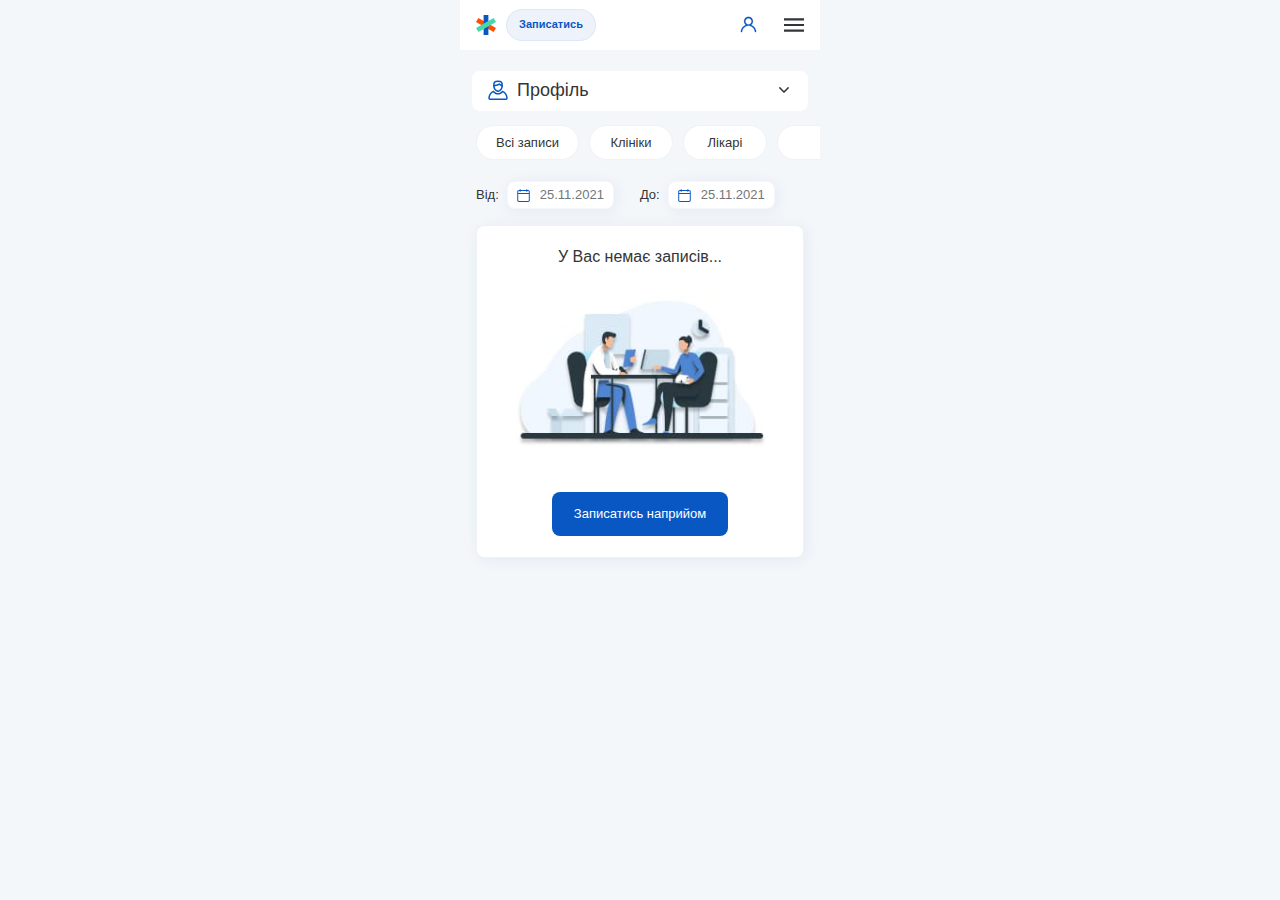
<file: index.html>
<!DOCTYPE html>
<html lang="ua">
<head>
  <meta charset="UTF-8">
  <meta http-equiv="X-UA-Compatible" content="IE=edge">
  <meta name="viewport" content="width=device-width, initial-scale=1.0">
  <link rel="stylesheet" href="./css/styles.css">
  <link href="//db.onlinewebfonts.com/c/501e03d4c0303f394033bcaf435f4b3e?family=Suisse+Int'l" rel="stylesheet" type="text/css" />
  <title>DOC.UA</title>
</head>
<body>
  <header class="mobile-head">
    <div class="header-group">
      <a href="./index.html" class="logo">
        <img src="./icons/logo_mini.svg" alt="логотип сайту">
      </a>
      <a href="./doccards.html">
        <button type="button" class="header-btn">Записатись</button>
      </a>
      <img src="./icons/user.svg" alt="фото користувача" class="user">
      <button type="button" class="more-btn"></button>
    </div>
  </header>
  <section  class="menu-container">
    <div class="menu-dropdown">
      <h1 class="menu-title">Профіль</h1>
      <button type="button" class="menu-btn"></button>
    </div>
    <ul class="menu-list">
      <li class="menu-item"><span class="menu-text">Записи</span></li>
      <li class="menu-item"><span class="menu-text">Аналізи</span></li>
      <li class="menu-item"><span class="menu-text">Аптека</span></li>
      <li class="menu-item"><span class="menu-text">Сім’я</span></li>
      <li class="menu-item"><span class="menu-text">Мед. карта</span></li>
      <li class="menu-item"><span class="menu-text">Назначення</span></li>
      <li class="menu-item"><span class="menu-text">Premium підписка</span></li>
    </ul>
  </section>
  <section class="tabs-container">
    <ul class="tabs">
      <li class="tabs-item"><button type="button" class="tabs-btn">Всі записи</button></li>
      <li class="tabs-item"><button type="button" class="tabs-btn">Клініки</button></li>
      <li class="tabs-item"><button type="button" class="tabs-btn">Лікарі</button></li>
      <li class="tabs-item"><button type="button" class="tabs-btn"></button></li>
    </ul>
  </section>
  <section class="content-container">
    <ul class="date">
      <li class="date-item">
        <span class="date-text">Від:</span>
        <span class="date-day">25.11.2021</span>
      </li>
      <li class="date-item">
        <span class="date-text">До:</span>
        <span class="date-day">25.11.2021</span>
      </li>
    </ul>
  </section>
  <section  class="content-container">
    <div class="appointment-container">
      <h2 class="appointment-title">У Вас немає записів...</h2>
      <img src="./icons/Frame 36.jpg" alt="лікар із пацієнтом"class="appointment-pic" width="249" height="145">
      <a href="./doccards.html" class="appointment-link">
        <button type="button" class="appointment-btn">Записатись наприйом</button>
      </a>
    </div>
  </section>
  <script src="./js/dropdown.js"></script>
</body>
</html>
</file>
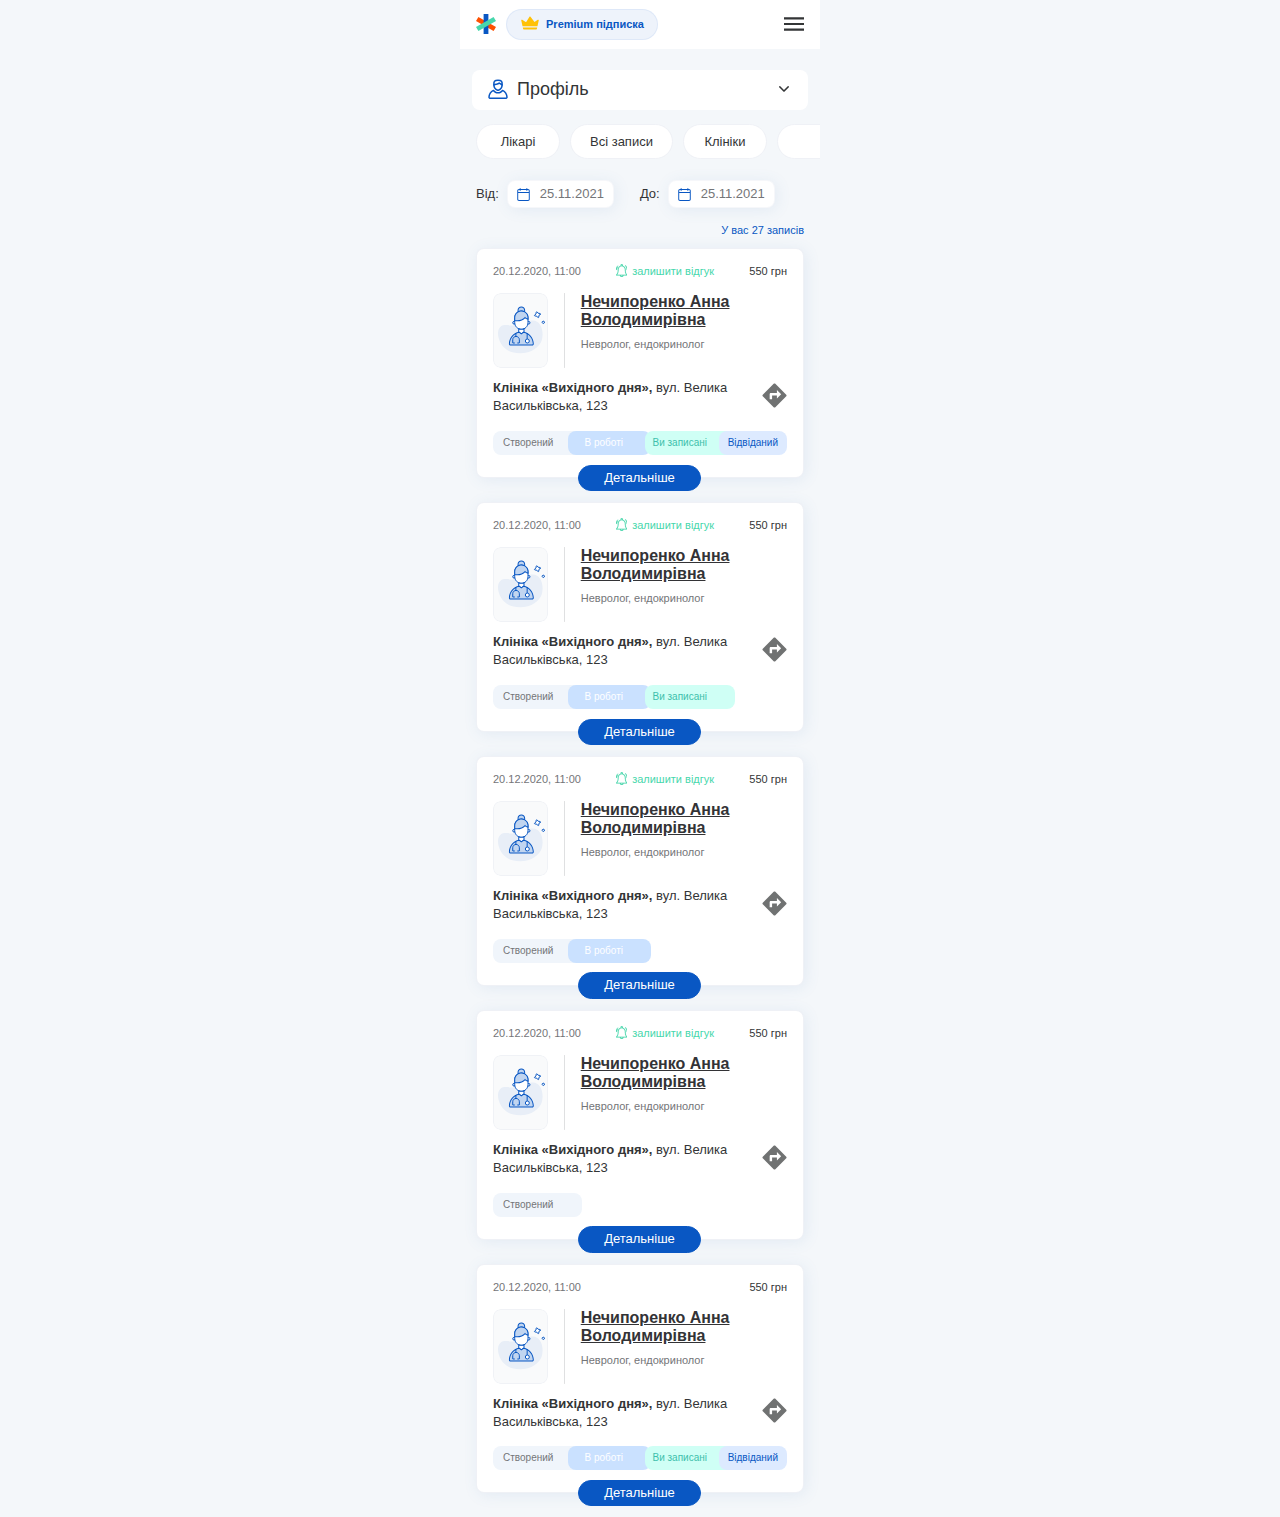
<file: doccards.html>
<!DOCTYPE html>
<html lang="ua">
<head>
  <meta charset="UTF-8">
  <meta http-equiv="X-UA-Compatible" content="IE=edge">
  <meta name="viewport" content="width=device-width, initial-scale=1.0">
  <link rel="stylesheet" href="./css/styles.css">
  <link href="//db.onlinewebfonts.com/c/501e03d4c0303f394033bcaf435f4b3e?family=Suisse+Int'l" rel="stylesheet" type="text/css" />
  <title>DOC.UA</title>
</head>
<body>
  <header class="mobile-head">
    <div class="header-group">
      <a href="./index.html" class="logo">
        <img src="./icons/logo_mini.svg" alt="логотип сайту">
      </a>
      <button type="button" class="premium-btn">Premium підписка</button>
      <button type="button" class="more-btn"></button>
    </div>
  </header>
  <section  class="menu-container">
    <div class="menu-dropdown">
      <h1 class="menu-title">Профіль</h1>
      <button type="button" class="menu-btn"></button>
    </div>
    <ul class="menu-list">
      <li class="menu-item"><span class="menu-text">Записи</span></li>
      <li class="menu-item"><span class="menu-text">Аналізи</span></li>
      <li class="menu-item"><span class="menu-text">Аптека</span></li>
      <li class="menu-item"><span class="menu-text">Сім’я</span></li>
      <li class="menu-item"><span class="menu-text">Мед. карта</span></li>
      <li class="menu-item"><span class="menu-text">Назначення</span></li>
      <li class="menu-item"><span class="menu-text">Premium підписка</span></li>
    </ul>
  </section>
  <section  class="tabs-container">
    <ul class="tabs">
      <li class="tabs-item"><button type="button" class="tabs-btn">Лікарі</button></li>
      <li class="tabs-item"><button type="button" class="tabs-btn">Всі записи</button></li>
      <li class="tabs-item"><button type="button" class="tabs-btn">Клініки</button></li>
      <li class="tabs-item"><button type="button" class="tabs-btn"></button></li>
    </ul>
  </section>
  <section class="content-container">
    <ul class="date">
      <li class="date-item">
        <span class="date-text">Від:</span>
        <span class="date-day">25.11.2021</span>
      </li>
      <li class="date-item">
        <span class="date-text">До:</span>
        <span class="date-day">25.11.2021</span>
      </li>
    </ul>
  </section>
  <div class="content-container">
    <p class="record-text">У вас 27 записів</p>
  </div>
  <section class="content-container">
    <ul class="card-list">
      <li class="card">
        <div class="card-top">
          <div class="record">
            <span class="record-date">20.12.2020, 11:00</span>
            <span class="response">залишити відгук</span>
            <span class="record-price">550 грн</span>
          </div>
          <div class="doctor-info">
            <img src="./icons/ico_doctor.svg" alt="іконка доктора" class="doctor-picture">
            <div class="doctor-group">
              <div class="doctor-personal">
                <h2 class="doctor-name">Нечипоренко Анна Володимирівна</h2>
                <p class="doctor-position">Невролог, ендокринолог</p>
              </div>
            </div>
          </div>
          <p class="doctor-location">
            <span class="location-title">Клініка «Вихідного дня»,</span>
            вул. Велика Васильківська, 123
          </p>
          <svg class="route">
            <use href="../icons/sprite.svg#route"></use>
          </svg>
          <ul class="status">
            <li class="status-item">Створений</li>
            <li class="status-item">В роботі</li>
            <li class="status-item">Ви записані</li>
            <li class="status-item">Відвіданий</li>
          </ul>
        </div>
        <div class="card-bottom">
          <div class="card-bottom-wraper">
            <h2 class="card-bottom-title">Послуги</h2>
            <div class="initial-reception">
              <span>Первинний прийом</span>
              <span>870 грн</span>
            </div>
            <div class="treatment-control">
              <span>Контроль ефективності <br>
                лікування</span>
              <span>265 грн</span>
            </div>
            <div class="card-bottom-doctor">
              <span>Рудиніченко О. М.</span>
            </div>
            <div class="card-bottom-price">
              <span class="">Ціна послуги</span>
              <span class="">870 грн</span>
            </div>
            <div class="line"></div>
            <div class="rank">
              <ul class="star-list">
                <li class="star-item"><img src="./icons/star.svg" alt="зірка"></li>
                <li class="star-item"><img src="./icons/star.svg" alt="зірка"></li>
                <li class="star-item"><img src="./icons/star.svg" alt="зірка"></li>
                <li class="star-item"><img src="./icons/star.svg" alt="зірка"></li>
                <li class="star-item"><img src="./icons/star.svg" alt="зірка"></li>
              </ul>
              <span class="rank-date">25.11.2021</span>
            </div>
            <div class="suggestion">
              <span class="suggestion-text">Рекомендую</span>
            </div>
            <div class="feedback">
              <span>Анна Володимирівна, дякую за кваліфіковану допомогу. Почуваю себе чудесно!</span>
            </div>
            <div class="line"></div>
            <div class="repeat">
              <span class="repeat-number">ID 34568</span>
              <button type="button" class="repeat-btn">Повторити прийом</button>
            </div>
          </div>
        </div>
        <button type="button" class="details-btn">Детальніше</button>
      </li>
      <li class="card">
        <div class="card-top">
          <div class="record">
            <span class="record-date">20.12.2020, 11:00</span>
            <span class="response">залишити відгук</span>
            <span class="record-price">550 грн</span>
          </div>
          <div class="doctor-info">
            <img src="./icons/ico_doctor.svg" alt="іконка доктора" class="doctor-picture">
            <div class="doctor-group">
              <div class="doctor-personal">
                <h2 class="doctor-name">Нечипоренко Анна Володимирівна</h2>
                <p class="doctor-position">Невролог, ендокринолог</p>
              </div>
            </div>
          </div>
          <p class="doctor-location">
            <span class="location-title">Клініка «Вихідного дня»,</span>
            вул. Велика Васильківська, 123
          </p>
          <svg class="route">
            <use href="../icons/sprite.svg#route"></use>
          </svg>
          <ul class="status">
            <li class="status-item">Створений</li>
            <li class="status-item">В роботі</li>
            <li class="status-item">Ви записані</li>
          </ul>
        </div>
        <div class="card-bottom">
          <div class="card-bottom-wraper">
            <h2 class="card-bottom-title">Послуги</h2>
            <div class="initial-reception">
              <span>Первинний прийом</span>
              <span>870 грн</span>
            </div>
            <div class="treatment-control">
              <span>Контроль ефективності <br>
                лікування</span>
              <span>265 грн</span>
            </div>
            <div class="card-bottom-doctor">
              <span>Рудиніченко О. М.</span>
            </div>
            <div class="card-bottom-price">
              <span class="">Ціна послуги</span>
              <span class="">870 грн</span>
            </div>
            <div class="line"></div>
            <div class="rank">
              <ul class="star-list">
                <li class="star-item"><img src="./icons/star.svg" alt="зірка"></li>
                <li class="star-item"><img src="./icons/star.svg" alt="зірка"></li>
                <li class="star-item"><img src="./icons/star.svg" alt="зірка"></li>
                <li class="star-item"><img src="./icons/star.svg" alt="зірка"></li>
                <li class="star-item"><img src="./icons/star.svg" alt="зірка"></li>
              </ul>
              <span class="rank-date">25.11.2021</span>
            </div>
            <div class="suggestion">
              <span class="suggestion-text">Рекомендую</span>
            </div>
            <div class="feedback">
              <span class="">Анна Володимирівна, дякую за кваліфіковану допомогу. Почуваю себе чудесно!</span>
            </div>
            <div class="line"></div>
            <div class="repeat">
              <span class="repeat-number">ID 34568</span>
              <button type="button" class="repeat-btn">Повторити прийом</button>
            </div>
          </div>
        </div>
        <button type="button" class="details-btn">Детальніше</button>
      </li>
      <li class="card">
        <div class="card-top">
          <div class="record">
            <span class="record-date">20.12.2020, 11:00</span>
            <span class="response">залишити відгук</span>
            <span class="record-price">550 грн</span>
          </div>
          <div class="doctor-info">
            <img src="./icons/ico_doctor.svg" alt="іконка доктора" class="doctor-picture">
            <div class="doctor-group">
              <div class="doctor-personal">
                <h2 class="doctor-name">Нечипоренко Анна Володимирівна</h2>
                <p class="doctor-position">Невролог, ендокринолог</p>
              </div>
            </div>
          </div>
          <p class="doctor-location">
            <span class="location-title">Клініка «Вихідного дня»,</span>
            вул. Велика Васильківська, 123
          </p>
          <svg class="route">
            <use href="../icons/sprite.svg#route"></use>
          </svg>
          <ul class="status">
            <li class="status-item">Створений</li>
            <li class="status-item">В роботі</li>
          </ul>
        </div>
        <div class="card-bottom">
          <div class="card-bottom-wraper">
            <h2 class="card-bottom-title">Послуги</h2>
            <div class="initial-reception">
              <span>Первинний прийом</span>
              <span>870 грн</span>
            </div>
            <div class="treatment-control">
              <span>Контроль ефективності <br>
                лікування</span>
              <span>265 грн</span>
            </div>
            <div class="card-bottom-doctor">
              <span>Рудиніченко О. М.</span>
            </div>
            <div class="card-bottom-price">
              <span class="">Ціна послуги</span>
              <span class="">870 грн</span>
            </div>
            <div class="line"></div>
            <div class="rank">
              <ul class="star-list">
                <li class="star-item"><img src="./icons/star.svg" alt="зірка"></li>
                <li class="star-item"><img src="./icons/star.svg" alt="зірка"></li>
                <li class="star-item"><img src="./icons/star.svg" alt="зірка"></li>
                <li class="star-item"><img src="./icons/star.svg" alt="зірка"></li>
                <li class="star-item"><img src="./icons/star.svg" alt="зірка"></li>
              </ul>
              <span class="rank-date">25.11.2021</span>
            </div>
            <div class="suggestion">
              <span class="suggestion-text">Рекомендую</span>
            </div>
            <div class="feedback">
              <span class="">Анна Володимирівна, дякую за кваліфіковану допомогу. Почуваю себе чудесно!</span>
            </div>
            <div class="line"></div>
            <div class="repeat">
              <span class="repeat-number">ID 34568</span>
              <button type="button" class="repeat-btn">Повторити прийом</button>
            </div>
          </div>
        </div>
        <button type="button" class="details-btn">Детальніше</button>
      </li>
      <li class="card">
        <div class="card-top">
          <div class="record">
            <span class="record-date">20.12.2020, 11:00</span>
            <span class="response">залишити відгук</span>
            <span class="record-price">550 грн</span>
          </div>
          <div class="doctor-info">
            <img src="./icons/ico_doctor.svg" alt="іконка доктора" class="doctor-picture">
            <div class="doctor-group">
              <div class="doctor-personal">
                <h2 class="doctor-name">Нечипоренко Анна Володимирівна</h2>
                <p class="doctor-position">Невролог, ендокринолог</p>
              </div>
            </div>
          </div>
          <p class="doctor-location">
            <span class="location-title">Клініка «Вихідного дня»,</span>
            вул. Велика Васильківська, 123
          </p>
          <svg class="route">
            <use href="../icons/sprite.svg#route"></use>
          </svg>
          <ul class="status">
            <li class="status-item">Створений</li>
          </ul>
        </div>
        <div class="card-bottom">
          <div class="card-bottom-wraper">
            <h2 class="card-bottom-title">Послуги</h2>
            <div class="initial-reception">
              <span>Первинний прийом</span>
              <span>870 грн</span>
            </div>
            <div class="treatment-control">
              <span>Контроль ефективності <br>
                лікування</span>
              <span>265 грн</span>
            </div>
            <div class="card-bottom-doctor">
              <span>Рудиніченко О. М.</span>
            </div>
            <div class="card-bottom-price">
              <span class="">Ціна послуги</span>
              <span class="">870 грн</span>
            </div>
            <div class="line"></div>
            <div class="rank">
              <ul class="star-list">
                <li class="star-item"><img src="./icons/star.svg" alt="зірка"></li>
                <li class="star-item"><img src="./icons/star.svg" alt="зірка"></li>
                <li class="star-item"><img src="./icons/star.svg" alt="зірка"></li>
                <li class="star-item"><img src="./icons/star.svg" alt="зірка"></li>
                <li class="star-item"><img src="./icons/star.svg" alt="зірка"></li>
              </ul>
              <span class="rank-date">25.11.2021</span>
            </div>
            <div class="suggestion">
              <span class="suggestion-text">Рекомендую</span>
            </div>
            <div class="feedback">
              <span class="">Анна Володимирівна, дякую за кваліфіковану допомогу. Почуваю себе чудесно!</span>
            </div>
            <div class="line"></div>
            <div class="repeat">
              <span class="repeat-number">ID 34568</span>
              <button type="button" class="repeat-btn">Повторити прийом</button>
            </div>
          </div>
        </div>
        <button type="button" class="details-btn">Детальніше</button>
      </li>
      <li class="card">
        <div class="card-top">
          <div class="record">
            <span class="record-date">20.12.2020, 11:00</span>
            <span class="record-price">550 грн</span>
          </div>
          <div class="doctor-info">
            <img src="./icons/ico_doctor.svg" alt="іконка доктора" class="doctor-picture">
            <div class="doctor-group">
              <div class="doctor-personal">
                <h2 class="doctor-name">Нечипоренко Анна Володимирівна</h2>
                <p class="doctor-position">Невролог, ендокринолог</p>
              </div>
            </div>
          </div>
          <p class="doctor-location">
            <span class="location-title">Клініка «Вихідного дня»,</span>
            вул. Велика Васильківська, 123
          </p>
          <svg class="route">
            <use href="../icons/sprite.svg#route"></use>
          </svg>
          <ul class="status">
            <li class="status-item">Створений</li>
            <li class="status-item">В роботі</li>
            <li class="status-item">Ви записані</li>
            <li class="status-item">Відвіданий</li>
          </ul>
        </div>
        <div class="card-bottom">
          <div class="card-bottom-wraper">
            <h2 class="card-bottom-title">Послуги</h2>
            <div class="initial-reception">
              <span>Первинний прийом</span>
              <span>870 грн</span>
            </div>
            <div class="treatment-control">
              <span>Контроль ефективності <br>
                лікування</span>
              <span>265 грн</span>
            </div>
            <div class="card-bottom-doctor">
              <span>Рудиніченко О. М.</span>
            </div>
            <div class="card-bottom-price">
              <span class="">Ціна послуги</span>
              <span class="">870 грн</span>
            </div>
            <div class="line"></div>
            <div class="rank">
              <ul class="star-list">
                <li class="star-item"><img src="./icons/star.svg" alt="зірка"></li>
                <li class="star-item"><img src="./icons/star.svg" alt="зірка"></li>
                <li class="star-item"><img src="./icons/star.svg" alt="зірка"></li>
                <li class="star-item"><img src="./icons/star.svg" alt="зірка"></li>
                <li class="star-item"><img src="./icons/star.svg" alt="зірка"></li>
              </ul>
              <span class="rank-date">25.11.2021</span>
            </div>
            <div class="suggestion">
              <span class="suggestion-text">Рекомендую</span>
            </div>
            <div class="feedback">
              <span class="">Анна Володимирівна, дякую за кваліфіковану допомогу. Почуваю себе чудесно!</span>
            </div>
            <div class="line"></div>
            <div class="repeat">
              <span class="repeat-number">ID 34568</span>
              <button type="button" class="repeat-btn">Повторити прийом</button>
            </div>
          </div>
        </div>
        <button type="button" class="details-btn">Детальніше</button>
      </li>
    </ul>
  </section>
  <div class="backdrop">
    <div class="modal">
      <div class="modal-head">
        <img src="./icons/logo_mini.svg" alt="логотип сайту">
        <span class="modal-title">Запис</span>
        <button class="close-btn"></button>
      </div>
      <div class="modal-content">
        <img src="./icons/smile.svg" alt="посмішка в хмарах" class="modal-picture">
        <div class="modal-text">
          <span>Вітаємо! Ви повторно записались
        на прийом</span>
        </div>
        <div class="modal-time">
          <span>7 сек</span>
        </div>
      </div>
    </div>
  </div>
  <script src="./js/dropdown.js" type="module"></script>
  <script src="./js/bottomCard.js" type="module"></script>
  <script src="./js/modal.js" type="module"></script>
</body>
</html>
</file>
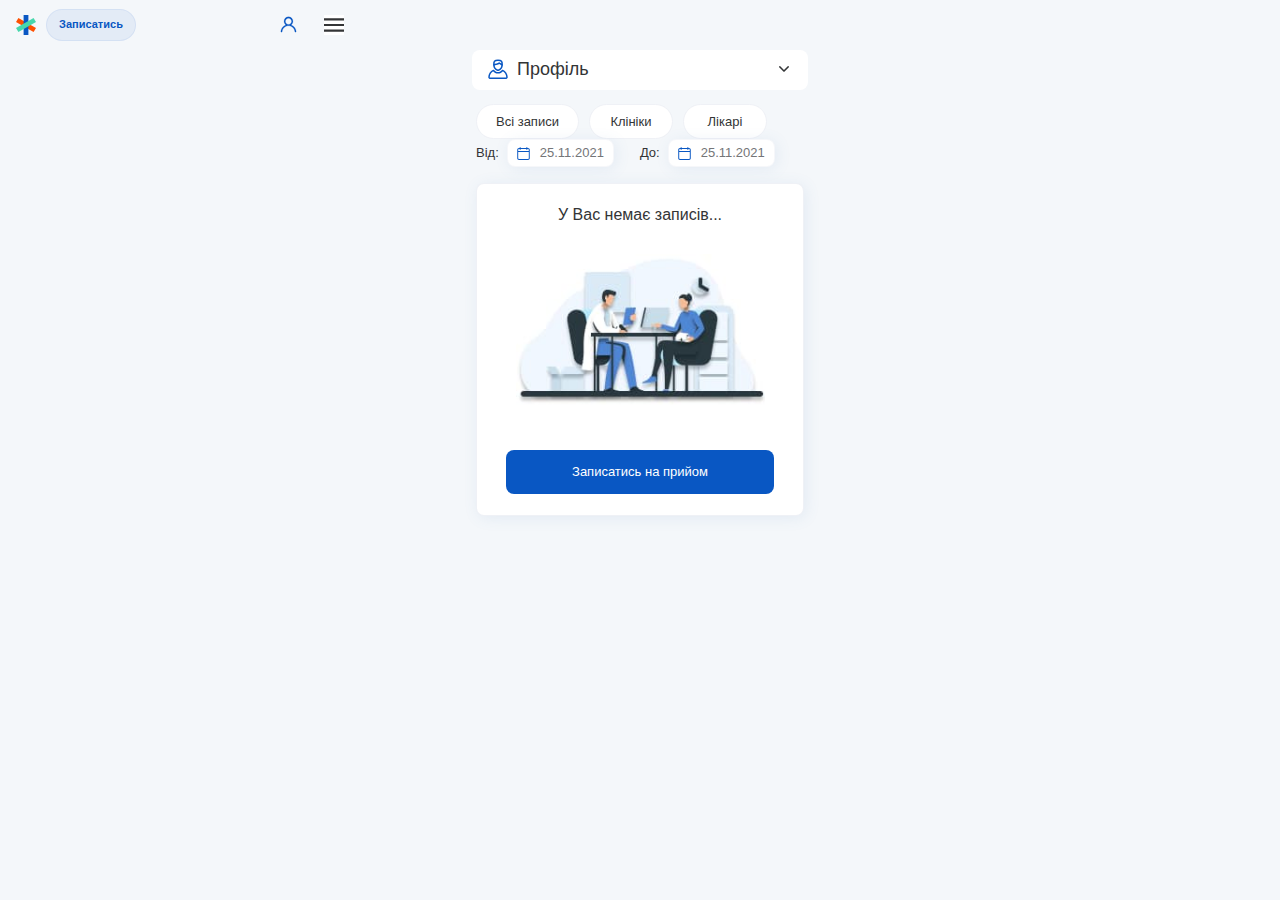
<file: records.html>
<!DOCTYPE html>
<html lang="ua">
<head>
  <meta charset="UTF-8">
  <meta http-equiv="X-UA-Compatible" content="IE=edge">
  <meta name="viewport" content="width=device-width, initial-scale=1.0">
  <link rel="stylesheet" href="./css/styles.css">
  <title>Records</title>
</head>
<body>
  <header>
    <div class="header-group">
      <a href="/" class="logo">
        <img src="./icons/logo_mini.svg" alt="логотип сайту">
      </a>
      <button type="button" class="header-btn">Записатись</button>
      <img src="./icons/user.svg" alt="фото користувача" class="user">
      <button type="button" class="more-btn"></button>
    </div>
  </header>
  <section>
    <div class="menu-container">
      <div class="menu-dropdown">
        <h1 class="menu-title">Профіль</h1>
        <button type="button" class="menu-btn"></button>
      </div>
      <ul class="menu-list">
        <li class="menu-item"><span class="menu-text">Записи</span></li>
        <li class="menu-item"><span class="menu-text">Аналізи</span></li>
        <li class="menu-item"><span class="menu-text">Аптека</span></li>
        <li class="menu-item"><span class="menu-text">Сім’я</span></li>
        <li class="menu-item"><span class="menu-text">Мед. карта</span></li>
        <li class="menu-item"><span class="menu-text">Назначення</span></li>
        <li class="menu-item"><span class="menu-text">Premium підписка</span></li>
      </ul>
    </div>
  </section>
  <section>
    <div class="content-container">
      <ul class="tabs">
        <li class="tabs-item"><button type="button" class="tabs-btn">Всі записи</button></li>
        <li class="tabs-item"><button type="button" class="tabs-btn">Клініки</button></li>
        <li class="tabs-item"><button type="button" class="tabs-btn">Лікарі</button></li>
        <!-- <li class="tabs-item"><button type="button" class="tabs-btn"></button></li> -->
      </ul>
    </div>
  </section>
  <section>
    <div class="content-container">
      <ul class="date">
        <li class="date-item">
          <span class="date-text">Від:</span>
          <span class="date-day">25.11.2021</span>
        </li>
        <li class="date-item">
          <span class="date-text">До:</span>
          <span class="date-day">25.11.2021</span>
        </li>
      </ul>
    </div>
  </section>
  <section>
    <div class="content-container">
      <div class="appointment-container">
        <h2 class="appointment-title">У Вас немає записів...</h2>
        <img src="./Frame 36.jpg" alt="лікар із пацієнтом" class="appointment-pic" width="249" height="145">
        <button type="button" class="appointment-btn">Записатись на прийом</button>
      </div>
    </div>
  </section>
  <script src="./dropdown.js"></script>
</body>
</html>
</file>
<file: css/styles.css>
html {
  box-sizing: border-box;
}

body {
  max-width: 360;
  margin: 0;
  padding: 0;
  font-family: "Suisse Int'l", sans-serif;
  background: #f4f7fa;
}

ul,
li,
h1,
h2,
h3,
button {
  padding: 0;
  margin: 0;
  font-family: inherit;
}

ul {
  list-style: none;
}

img {
  display: block;
  max-width: 100%;
  height: auto;
}

a {
  text-decoration: none;
}

p {
  margin: 0;
}

.content-container {
  max-width: 360px;
  margin: 0 auto;
}

.mobile-head {
  max-width: 360px;
  margin: 0 auto 21px;

  background: #ffffff;
}

.logo {
  margin-right: 10px;
  width: 20px;
  height: 20px;
}

.header-group {
  display: flex;
  align-items: center;
  padding: 9px 16px;
}

.header-btn {
  min-width: 90px;
  margin-right: 144px;
  padding: 8px 12px;

  font-style: normal;
  font-weight: 600;
  font-size: 11px;
  line-height: 1.27;

  color: #0957c3;

  background: rgba(9, 87, 195, 0.07);
  border: 1px solid rgba(9, 87, 195, 0.07);
  border-radius: 20px;
  cursor: pointer;

  transition: border 250ms cubic-bezier(0.4, 0, 0.2, 1);
}

.header-btn:hover,
.header-btn:focus {
  background: #ffffff;
  border: 1px solid #0957c3;
}

.user {
  width: 17px;
  height: 17px;

  margin-right: 27px;
}

.more-btn {
  content: "";
  width: 20px;
  height: 20px;

  background-repeat: no-repeat;
  background-position: center;
  background-image: url("../icons/more.svg");
  background-color: #ffffff;
  border: none;
  cursor: pointer;
}

.menu-container {
  max-width: 336px;
  margin: 0 auto 14px;
  position: relative;

  background: #ffffff;
  border-radius: 8px;
}

.menu-dropdown {
  display: flex;
  align-items: center;
  padding: 8px 16px 9px;
}

.menu-dropdown::before {
  margin-right: 9px;
  content: "";
  width: 20px;
  height: 20px;

  background-repeat: no-repeat;
  background-position: center;
  background-image: url("../icons/ico.svg");
}

.menu-title {
  font-weight: 400;
  font-size: 18px;
  line-height: 1.28;

  color: #333536;
}

.menu-btn {
  margin-left: 190px;
  content: "";
  width: 10px;
  height: 6px;

  background-repeat: no-repeat;
  background-position: center;
  background-image: url("../icons/mark.svg");
  background-color: #ffffff;
  border: none;
  cursor: pointer;
}

.menu-list {
  min-width: 336px;
  min-height: 304px;
  position: absolute;
  z-index: 10;
  display: none;

  top: 25px;
  left: 0;
  margin: 21px auto 14px;
  padding-top: 18px;
  padding-bottom: 29px;

  background: #ffffff;
  border: 1px solid #e7e8e8;
  box-shadow: 2px 2px 15px rgba(82, 128, 190, 0.1);
  border-radius: 8px;

  transition: opacity, transform 250ms cubic-bezier(0.4, 0, 0.2, 1);
}

.menu-item {
  display: flex;
  position: relative;
  padding: 3px 0;
  font-weight: 400;
  font-size: 18px;
  line-height: 1.28;

  color: #333536;

  transition: background-color 250ms cubic-bezier(0.4, 0, 0.2, 1);
}

.menu-item:not(:last-child) {
  margin-bottom: 16px;
}

.menu-item::before {
  display: block;
  position: absolute;

  content: "";

  background-repeat: no-repeat;
  background-position: center;
}

.menu-item:nth-child(1)::before {
  width: 16px;
  height: 19px;
  left: 25px;
  margin-right: 17px;
  background-image: url("../icons/records.svg");
}

.menu-item:nth-child(2)::before {
  width: 20px;
  height: 20px;
  left: 23px;
  margin-right: 15px;
  background-image: url("../icons/tubes.svg");
}

.menu-item:nth-child(3)::before {
  width: 20px;
  height: 20px;
  left: 23px;
  margin-right: 15px;
  background-image: url("../icons/medicines.svg");
}

.menu-item:nth-child(4)::before {
  width: 24px;
  height: 21px;
  left: 23px;
  margin-right: 11px;
  background-image: url("../icons/family.svg");
}

.menu-item:nth-child(5)::before {
  width: 24px;
  height: 24px;
  left: 23px;
  margin-right: 11px;
  background-image: url("../icons/patient.svg");
}

.menu-item:nth-child(6)::before {
  width: 18px;
  height: 20px;
  left: 26px;
  margin-right: 14px;
  background-image: url("../icons/bullet_list.svg");
}

.menu-item:nth-child(7)::before {
  width: 21px;
  height: 16px;
  left: 26px;
  margin-right: 12px;
  background-image: url("../icons/crown_blue.svg");
}

.menu-item:hover {
  margin-left: 0;
  background: #eef3fb;
  cursor: pointer;
}

.menu-text {
  padding-left: 58px;
}

.menu-list.show {
  display: block;
}

.tabs-container {
  max-width: 360px;
  margin: 0 auto 21px;
  overflow: hidden;
}

.tabs {
  display: flex;
  padding-left: 16px;

  background: #f4f7fa;
}

.tabs-btn {
  min-width: 84px;
  height: 35px;
  white-space: nowrap;

  margin-right: 10px;
  padding: 8px 19px;

  font-weight: 400;
  font-size: 13px;
  line-height: 1.31;
  color: #333536;

  background: #ffffff;
  border: 1px solid #eff1f6;
  border-radius: 50px;
  cursor: pointer;

  transition: border 250ms cubic-bezier(0.4, 0, 0.2, 1);
}

.tabs-btn:hover,
.tabs-btn:focus {
  border: 1px solid #0957c3;
}

.date {
  display: flex;
  margin-bottom: 16px;
  padding-left: 16px;
}

.date-item {
  display: flex;
  align-items: center;
}

.date-item:not(:last-child) {
  margin-right: 26px;
}

.date-text {
  margin-right: 8px;

  font-weight: 400;
  font-size: 13px;
  line-height: 1.54;
  text-align: center;

  color: #333336;
}

.date-day::before {
  margin-right: 10px;
  content: "";
  width: 13px;
  height: 13px;

  background-repeat: no-repeat;
  background-position: center;
  background-image: url("../icons/calendar.svg");
}

.date-day {
  display: flex;
  align-items: center;

  padding: 3px 9px;

  font-weight: 400;
  font-size: 13px;
  line-height: 1.54;
  text-align: center;

  color: #747578;

  background: #ffffff;
  border: 1px solid rgba(128, 142, 184, 0.07);
  box-sizing: border-box;
  box-shadow: 2px 2px 15px rgba(82, 128, 190, 0.1);
  border-radius: 8px;
}

.appointment-container {
  display: flex;
  flex-direction: column;
  max-width: 328px;
  margin: 0 auto 63px;

  padding: 21px 29px;

  background: #ffffff;
  border: 1px solid rgba(33, 58, 133, 0.07);
  box-sizing: border-box;
  box-shadow: 2px 2px 15px rgba(82, 128, 190, 0.1);
  border-radius: 8px;
}

.appointment-title {
  text-align: center;
  margin-bottom: 28px;

  font-weight: 500;
  font-size: 16px;
  line-height: 1.31;

  color: #333536;
}

.appointment-pic {
  margin: 0 auto;
  margin-bottom: 45px;
}

.appointment-link {
  margin: 0 auto;
}

.appointment-btn {
  min-width: 176px;
  padding: 12px 14px;

  font-weight: 500;
  font-size: 13px;
  line-height: 1.56;
  text-align: center;

  color: #ffffff;

  background: #0957c3;
  border: none;
  border-radius: 8px;
  cursor: pointer;

  transition: transform 250ms cubic-bezier(0.4, 0, 0.2, 1);
}

.appointment-btn:hover,
.appointment-btn:focus {
  transform: scale(1.03);
}

.premium-btn {
  position: relative;

  min-width: 152px;
  margin-right: 126px;
  padding: 8px 13px 7px 39px;

  font-style: normal;
  font-weight: 600;
  font-size: 11px;
  line-height: 1.27;

  color: #0957c3;

  background: rgba(9, 87, 195, 0.07);
  border: 1px solid rgba(9, 87, 195, 0.07);
  border-radius: 20px;
  cursor: pointer;

  transition: background, border 250ms cubic-bezier(0.4, 0, 0.2, 1);
}

.premium-btn::before {
  position: absolute;
  left: 13px;
  top: 3px;
  display: block;
  content: "";
  width: 20px;
  height: 20px;
  margin-right: 6px;

  background-repeat: no-repeat;
  background-position: center;
  background-image: url("../icons/crown.svg");
}

.premium-btn:hover,
.premium-btn:focus {
  background: #ffffff;
  border: 1px solid #0957c3;
}

.record-text {
  display: flex;
  justify-content: flex-end;
  padding-right: 16px;
  margin-bottom: 10px;

  font-weight: 400;
  font-size: 11px;
  line-height: 1.27;

  color: #0957c3;
}

.card-list {
  padding: 0 16px;
}

.card {
  position: relative;
}

.card-top {
  position: relative;
  z-index: 2;
  margin-bottom: 24px;
  padding: 12px 16px 23px;

  background: #ffffff;
  border: 1px solid rgba(33, 58, 133, 0.07);
  box-shadow: 2px 2px 15px rgba(82, 128, 190, 0.1);
  border-radius: 8px;
}

.record {
  display: flex;
  justify-content: space-between;
  margin-bottom: 12px;
}

.record-date {
  font-weight: 400;
  font-size: 11px;
  line-height: 1.82;

  color: #747578;
}

.response {
  display: flex;
  align-items: center;

  font-weight: 400;
  font-size: 11px;
  line-height: 1.82;

  color: #47d7ac;
}

.response::before {
  margin-right: 5px;
  content: "";
  width: 11px;
  height: 13px;

  background-repeat: no-repeat;
  background-position: center;
  background-image: url("../icons/bell.svg");
}

.record-price {
  font-weight: 400;
  font-size: 11px;
  line-height: 1.82;

  color: #333536;
}

.doctor-info {
  display: flex;
  margin-bottom: 11px;
}

.doctor-picture {
  display: flex;
  margin-right: 16px;
}

.doctor-group::before {
  display: block;
  content: "";
  width: 1px;
  height: 75px;
  margin-right: 16px;

  background-repeat: no-repeat;
  background-position: center;
  background-image: url("../icons/line.svg");
}

.doctor-group {
  display: flex;
}
.doctor-personal {
  display: flex;
  flex-direction: column;
}

.doctor-name {
  margin-bottom: 5px;
  font-weight: 700;
  font-size: 16px;
  line-height: 1.13;

  text-decoration-line: underline;
  color: #333336;
}

.doctor-position {
  font-weight: 400;
  font-size: 11px;
  line-height: 1.82;

  color: #747578;
}

.doctor-location {
  position: relative;
  margin-bottom: 16px;

  font-weight: 400;
  font-size: 13px;
  line-height: 1.38;

  color: #333536;
}

.route {
  position: absolute;
  bottom: 67px;
  right: 14px;
  display: block;
  content: "";
  width: 29px;
  height: 29px;
  fill: #707272;
  cursor: pointer;

  transition: background 250ms cubic-bezier(0.4, 0, 0.2, 1);
}

.route:hover,
.route:focus {
  fill: #0957c3;
}

.location-title {
  font-weight: 600;
}

.status {
  display: flex;
  position: relative;
  margin-bottom: 23px;
}

.status-item:nth-child(1) {
  position: absolute;
  z-index: 3;
  padding: 2px 29px 2px 10px;

  font-weight: 400;
  font-size: 10px;
  line-height: 2;

  color: #747578;

  background: #f0f5fb;
  border-radius: 8px;
}

.status-item:nth-child(2) {
  position: absolute;
  right: 136px;
  z-index: 4;
  padding: 5px 28px 5px 17px;

  font-weight: 400;
  font-size: 10px;
  line-height: 1.4;

  color: #ffffff;

  background: #cae1ff;
  border-radius: 8px;
}
.status-item:nth-child(3) {
  position: absolute;
  right: 52px;
  z-index: 5;
  padding: 2px 28px 2px 8px;

  font-weight: 400;
  font-size: 10px;
  line-height: 2;

  color: #3ebfac;

  background: #cffff5;
  border-radius: 8px;
}
.status-item:nth-child(4) {
  position: absolute;
  right: 0;
  z-index: 6;
  padding: 2px 9px;

  font-weight: 400;
  font-size: 10px;
  line-height: 2;

  color: #0957c3;

  background: #ddeaff;
  border-radius: 8px;
}

.details-btn {
  position: absolute;
  z-index: 3;
  bottom: -13px;
  left: 102px;
  min-width: 123px;

  padding: 2px 23px;

  font-weight: 400;
  font-size: 13px;
  line-height: 1.56;

  text-align: center;

  color: #ffffff;
  background: #0957c3;
  border: 1px solid #0957c3;
  border-radius: 20px;
  cursor: pointer;

  transition: transform 250ms cubic-bezier(0.4, 0, 0.2, 1);
}

.details-btn:hover,
.details-btn:focus {
  transform: scale(1.03);
}

.details-btn.less {
  bottom: 23px;
}
.card-bottom {
  position: relative;
  top: -37px;
  left: 0px;
  z-index: 1;

  display: none;
  max-width: 294px;
  margin: 0 auto;

  background: #ffffff;
  border: 1px solid rgba(33, 58, 133, 0.07);
  box-shadow: 2px 2px 15px rgba(82, 128, 190, 0.1);
  border-radius: 8px;
}

.card-bottom.open {
  margin-bottom: 20px;
  display: block;
}

.card-bottom-wraper {
  padding: 18px 16px 29px;
}

.card-bottom-title {
  margin-bottom: 9px;
  font-weight: 400;
  font-size: 15px;
  line-height: 1.2;

  color: #333336;
}

.initial-reception {
  display: flex;
  justify-content: space-between;
  margin-bottom: 12px;

  font-weight: 400;
  font-size: 13px;
  line-height: 1.38;

  color: #333536;
}

.treatment-control {
  display: flex;
  justify-content: space-between;
  margin-bottom: 17px;

  font-weight: 400;
  font-size: 13px;
  line-height: 1.38;

  color: #333536;
}

.card-bottom-doctor {
  padding: 3px 17px;
  margin-bottom: 8px;

  font-weight: 400;
  font-size: 13px;
  line-height: 1.38;

  color: #333536;
  background: #f0f5fb;
  border-radius: 8px;
}

.card-bottom-price {
  display: flex;
  justify-content: space-between;
  padding: 3px 17px;
  margin-bottom: 20px;

  font-weight: 400;
  font-size: 13px;
  line-height: 1.38;

  color: #333536;
  background: #f0f5fb;
  border-radius: 8px;
}

.line {
  width: 261px;
  height: 1px;
  margin-bottom: 11px;

  background: rgba(192, 194, 196, 0.5);
  border-radius: 5px;
}

.rank {
  display: flex;
  justify-content: space-between;
  align-items: center;
  margin-bottom: 8px;
}

.star-list {
  display: flex;
}

.star-item:not(:last-child) {
  margin-right: 5px;
}

.rank-date {
  display: flex;
  align-items: baseline;

  font-weight: 400;
  font-size: 13px;
  line-height: 1.54;

  color: #747578;
}

.rank-date::before {
  margin-right: 10px;
  content: "";
  width: 13px;
  height: 13px;

  background-repeat: no-repeat;
  background-position: center;
  background-image: url("../icons/calendar.svg");
}

.suggestion {
  margin-bottom: 10px;
}

.suggestion-text {
  display: flex;

  font-weight: 400;
  font-size: 13px;
  line-height: 1.38;

  color: #47d7ac;
}

.suggestion-text::before {
  margin-right: 5px;
  content: "";
  width: 16px;
  height: 16px;

  background-repeat: no-repeat;
  background-position: center;
  background-image: url("../icons/like.svg");
}

.feedback {
  margin-bottom: 17px;

  font-weight: 400;
  font-size: 13px;
  line-height: 1.38;

  color: #333536;
}

.repeat {
  display: flex;
  align-items: flex-end;
  margin-top: 21px;
}

.repeat-number {
  margin-right: 36px;

  font-weight: 400;
  font-size: 13px;
  line-height: 1.38;

  color: #747578;
}

.repeat-btn {
  min-width: 169px;
  padding: 14px 23px 13px 22px;

  font-weight: 500;
  font-size: 13px;
  line-height: 1;
  text-align: center;

  color: #ffffff;

  background: #0957c3;
  border: none;
  border-radius: 8px;
  cursor: pointer;

  transition: transform 250ms cubic-bezier(0.4, 0, 0.2, 1);
}

.repeat-btn:hover,
.repeat-btn:focus {
  transform: scale(1.03);
}

.less-btn {
  position: absolute;
  bottom: -13px;
  left: 84px;
  min-width: 123px;

  padding: 2px 25px 2px 27px;

  font-weight: 400;
  font-size: 13px;
  line-height: 1.56;

  text-align: center;

  color: #ffffff;
  background: #0957c3;
  border: 1px solid #0957c3;
  border-radius: 20px;
  cursor: pointer;

  transition: transform 250ms cubic-bezier(0.4, 0, 0.2, 1);
}

.less-btn:hover,
.less-btn:focus {
  transform: scale(1.03);
}

.backdrop {
  position: fixed;
  z-index: 15;
  top: 0;
  left: 0;
  width: 100%;
  height: 100%;
  display: none;

  background: rgba(0, 0, 0, 0.2);
}

.backdrop.show {
  display: block;
}

.modal {
  width: 328px;
  min-height: 237px;

  position: absolute;
  z-index: 14;
  top: 50%;
  left: 50%;
  transform: translate(-50%, -50%);

  background: #f6fdfb;
  box-shadow: 2px 2px 15px rgba(82, 128, 190, 0.35);
  border-radius: 8px;
}

.modal-head {
  display: flex;
  justify-content: space-between;

  padding: 13px 16px 14px 15px;

  background: #ffffff;
  border: 1px solid rgba(33, 58, 133, 0.07);
  box-shadow: 2px 2px 15px rgba(128, 142, 184, 0.1);
  border-radius: 8px;
}
.modal-title {
  font-weight: 400;
  font-size: 16px;
  line-height: 1.31;

  color: #333536;
}

.close-btn {
  content: "";
  width: 11px;
  height: 11px;

  border: none;
  background-color: #ffffff;
  background-repeat: no-repeat;
  background-position: center;
  background-image: url("../icons/cross.svg");
  cursor: pointer;
}

.modal-content {
  display: flex;
  flex-direction: column;
  align-items: center;
  padding: 16px 57px 13px 58px;
}

.modal-picture {
  margin-bottom: 12px;
  width: 89px;
}

.modal-text {
  margin-bottom: 16px;
  font-weight: 400;
  font-size: 13px;
  line-height: 1.54;

  text-align: center;

  color: #333536;
}

.modal-time {
  font-weight: 400;
  font-size: 13px;
  line-height: 1.54;

  text-align: center;

  color: #707272;
}
</file>
